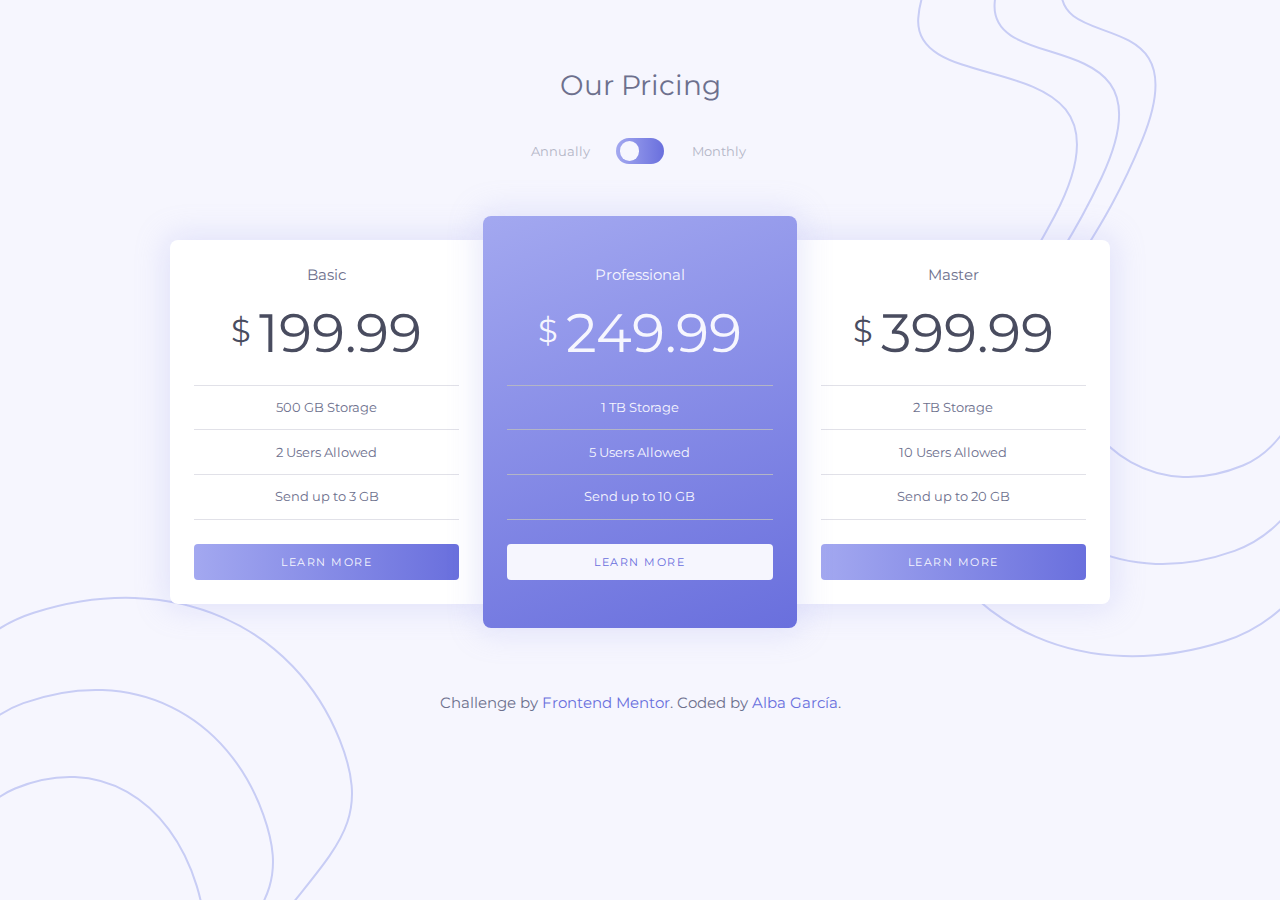
<file: index.html>
<!DOCTYPE html>
<html lang="en">
<head>
  <meta charset="UTF-8">
  <meta name="viewport" content="width=device-width, initial-scale=1.0"> <!-- displays site properly based on user's device -->

  <link rel="icon" type="image/png" sizes="32x32" href="./images/favicon-32x32.png">
  
  <title>Frontend Mentor | Pricing Component</title>

  <link rel="preconnect" href="https://fonts.googleapis.com">
  <link rel="preconnect" href="https://fonts.gstatic.com" crossorigin>
  <link href="https://fonts.googleapis.com/css2?family=Montserrat:wght@700&display=swap" rel="stylesheet">

  <link rel="stylesheet" href="css/style.css">

  <script src="https://ajax.googleapis.com/ajax/libs/jquery/3.5.1/jquery.min.js"></script>
  <script defer src="js/app.js"></script>

</head>
<body>
  <main class="pricing-component">
    <h2 class="h2">Our Pricing</h2>

    <label class="switch" tabindex="0">
      <input type="checkbox" class="switch__checkbox" tabindex="-1">
      <span class="switch__slider"></span>
    </label>

    <ul class="price year">
      <li class="price__li">
        <h3 class="price__title">Basic</h3>
        <p class="price__num">$ <span>19<span class="number">9</span>.99</span></p>
        <ul class="price__char">
          <li class="price__char-elem">500 GB Storage</li>
          <li class="price__char-elem">2 Users Allowed</li>
          <li class="price__char-elem">Send up to 3 GB</li>
        </ul>
        <button class="price__button">Learn more</button>
      </li>
      <li class="price__li price__li--accent">
        <h3 class="price__title">Professional</h3>
        <p class="price__num">$ <span>24<span class="number">9</span>.99</span></p>
        <ul class="price__char">
          <li class="price__char-elem">1 TB Storage</li>
          <li class="price__char-elem">5 Users Allowed</li>
          <li class="price__char-elem">Send up to 10 GB</li>
        </ul>
        <button class="price__button">Learn more</button>
      </li>
      <li class="price__li">
        <h3 class="price__title">Master</h3>
        <p class="price__num">$ <span>39<span class="number">9</span>.99</span></p>
        <ul class="price__char">
          <li class="price__char-elem">2 TB Storage</li>
          <li class="price__char-elem">10 Users Allowed</li>
          <li class="price__char-elem">Send up to 20 GB</li>
        </ul>
        <button class="price__button">Learn more</button>
      </li>
    </ul>
    <div class="attribution">
      <p>Challenge by <a href="https://www.frontendmentor.io?ref=challenge" target="_blank">Frontend Mentor</a>. 
        Coded by <a href="https://koalba.netlify.app/" target="_blank">Alba García</a>.</p>
    </div>
  </main>
</body>
</html>
</file>
<file: css/style.css>
:root {
  /* ---------- COLOR ---------- */
  --white: white;
  --black: black;
  --g-light: hsl(236, 72%, 79%);
  --g-dark: hsl(237, 63%, 64%);
  --c-main-lighter: hsl(240, 78%, 98%);
  --c-main-light: hsl(234, 14%, 74%);
  --c-main: hsl(233, 13%, 49%);
  --c-main-dark: hsl(232, 13%, 33%);
  /* ---------- FONT ---------- */
  --ff-main: "Montserrat", sans-serif;
  --fs-400: 0.938rem;
  /* ---------- SPACE ---------- */
  --mobile: 375px;
  --max-width: 1440px;
}

@media (prefers-color-scheme: dark) {
  :root {
    --white: black;
    --black: white;
    --c-main-dark: hsl(234, 14%, 74%);
    --c-main-lighter: hsl(232, 13%, 33%);
  }
}
@font-face {
  font-family: "Graphik";
  font-display: swap;
  src: url("../fonts/Graphik-Regular.woff2") format("woff2");
  font-style: normal;
  font-weight: normal;
}
@font-face {
  font-family: "Graphik";
  font-display: swap;
  src: url("../fonts/Graphik-RegularItalic.woff2") format("woff2");
  font-style: italic;
  font-weight: normal;
}
@font-face {
  font-family: "Graphik";
  font-display: swap;
  src: url("../fonts/Graphik-Medium.woff2") format("woff2");
  font-style: normal;
  font-weight: 500;
}
@font-face {
  font-family: "Graphik";
  font-display: swap;
  src: url("../fonts/Graphik-Semibold.woff2") format("woff2");
  font-style: normal;
  font-weight: 600;
}
@font-face {
  font-family: "CircularStd";
  font-display: swap;
  src: url("../fonts/CircularStd-Medium.woff2") format("woff2");
  font-style: normal;
  font-weight: 500;
}
@font-face {
  font-family: "CircularStd";
  font-display: swap;
  src: url("../fonts/CircularStd-Bold.woff2") format("woff2");
  font-style: normal;
  font-weight: 700;
}
@font-face {
  font-family: "CircularStd";
  font-display: swap;
  src: url("../fonts/CircularStd-Black.woff2") format("woff2");
  font-style: normal;
  font-weight: 900;
}
@font-face {
  font-family: "Merriweather";
  font-display: swap;
  src: url("../fonts/Merriweather-RegularItalic.woff2") format("woff2");
  font-style: italic;
  font-weight: normal;
}
@font-face {
  font-family: "Merriweather";
  font-display: swap;
  src: url("../fonts/Merriweather-BoldItalic.woff2") format("woff2");
  font-style: italic;
  font-weight: 700;
}
* {
  margin: 0;
  padding: 0;
  border: 0;
  -webkit-box-sizing: border-box;
          box-sizing: border-box;
}

body {
  font-family: var(--ff-main);
  font-size: 100%;
  font-weight: normal;
  font-style: normal;
  color: var(--c-main);
}

h1,
h2,
h3,
h4,
h5,
h6,
p,
a,
strong,
em,
u,
b,
i,
blockquote {
  font-size: var(--fs-400);
  font-weight: inherit;
  font-style: inherit;
  line-height: 1.5;
  color: inherit;
}

a {
  text-decoration: none;
  display: block;
}

p a {
  display: inline;
}

li {
  list-style: none;
}

img,
picture,
video,
iframe {
  display: block;
  width: 100%;
  /* object-fit: cover; */
  /* max-width: 100%; */
}

svg {
  width: 100%;
  display: block;
  fill: currentColor;
}

form,
input,
select,
option,
textarea,
button {
  display: block;
  background: transparent;
  font-family: inherit;
  font-size: inherit;
  /* appearance: none;
    -webkit-appearance: none; */
}

textarea {
  resize: none;
  /* resize: horizontal;
    resize: vertical; */
}

table,
td,
tr {
  border-collapse: collapse;
  border-spacing: 0;
}

/* input::placeholder{

} */
.pricing-component {
  padding: 4rem 0 0;
  min-height: 100vh;
  text-align: center;
  background: url(../images/bg-top.svg) right top no-repeat, url(../images/bg-bottom.svg) left bottom no-repeat, var(--c-main-lighter);
  background-blend-mode: multiply;
}

.h2 {
  font-size: 1.75rem;
  color: var(--c-main);
  padding-bottom: 2rem;
  --slide-in: -1rem;
  -webkit-animation: 1s ease 0.3s 1 slide-in both;
          animation: 1s ease 0.3s 1 slide-in both;
}

.switch {
  position: relative;
  display: inline-block;
  width: 3rem;
  height: 1.6rem;
  cursor: pointer;
  -webkit-box-shadow: 0px 0px 0px 2px rgba(105, 111, 221, 0);
          box-shadow: 0px 0px 0px 2px rgba(105, 111, 221, 0);
  border-radius: 3rem;
  -webkit-transition: all 0.5s ease-in-out;
  transition: all 0.5s ease-in-out;
  --slide-in: -1rem;
  -webkit-animation: 1s ease 0.5s 1 slide-in both;
          animation: 1s ease 0.5s 1 slide-in both;
}
.switch *:focus {
  outline: none;
  -webkit-box-shadow: 0px 0px 0px 2px #696fdd;
          box-shadow: 0px 0px 0px 2px #696fdd;
}
.switch__checkbox {
  opacity: 0;
  width: 0;
  height: 0;
}
.switch__slider {
  position: absolute;
  top: 0;
  left: 0;
  width: 100%;
  height: 100%;
  border-radius: 3rem;
  background: -webkit-gradient(linear, left top, right top, from(var(--g-light)), to(var(--g-dark)));
  background: linear-gradient(90deg, var(--g-light) 0%, var(--g-dark) 100%);
  -webkit-transition: all 0.3s ease-in-out;
  transition: all 0.3s ease-in-out;
}
.switch:focus .switch__slider, .switch__slider:hover {
  opacity: 0.6;
}
.switch__slider::after {
  content: "";
  width: 40%;
  height: 75%;
  background-color: var(--c-main-lighter);
  border-radius: 50%;
  position: absolute;
  top: 13.5%;
  left: 8%;
  -webkit-transition: all 0.4s ease-in-out;
  transition: all 0.4s ease-in-out;
}
.switch__checkbox:checked + .switch__slider::after {
  left: calc(100% - 48%);
}
.switch::before, .switch::after {
  position: absolute;
  top: 25%;
  font-size: 0.8rem;
  color: var(--c-main-light);
}
.switch::before {
  content: "Annually";
  left: -5.3rem;
}
.switch::after {
  content: "Monthly";
  right: -5.1rem;
}

.price {
  width: 90%;
  margin: 3rem auto 4rem;
  max-width: 940px;
  display: -webkit-box;
  display: -ms-flexbox;
  display: flex;
  -webkit-box-orient: horizontal;
  -webkit-box-direction: normal;
      -ms-flex-flow: row nowrap;
          flex-flow: row nowrap;
  -webkit-box-pack: justify;
      -ms-flex-pack: justify;
          justify-content: space-between;
  -webkit-box-align: center;
      -ms-flex-align: center;
          align-items: center;
}
.price__li {
  width: 100%;
  background-color: white;
  padding: 1.5rem;
  -webkit-box-shadow: 0px 0px 30px 5px rgba(163, 168, 240, 0.25);
          box-shadow: 0px 0px 30px 5px rgba(163, 168, 240, 0.25);
  overflow: hidden;
}
.price__li:first-child {
  border-radius: 0.5rem 0 0 0.5rem;
}
.price__li:last-child {
  border-radius: 0 0.5rem 0.5rem 0;
}
.price__li--accent {
  padding: 3rem 1.5rem;
  border-radius: 0.5rem;
  z-index: 1;
  background: linear-gradient(160deg, var(--g-light) 0%, var(--g-dark) 100%);
  color: var(--c-main-lighter);
}
.price__li--accent .price__num {
  color: var(--c-main-lighter);
}
.price__li:nth-of-type(1) {
  -webkit-animation: 1s ease 0.1s 1 slide-in both;
          animation: 1s ease 0.1s 1 slide-in both;
}
.price__li:nth-of-type(2) {
  -webkit-animation: 1s ease 0.2s 1 slide-in both;
          animation: 1s ease 0.2s 1 slide-in both;
}
.price__li:nth-of-type(3) {
  -webkit-animation: 1s ease 0.3s 1 slide-in both;
          animation: 1s ease 0.3s 1 slide-in both;
}
.price__num {
  font-size: 2rem;
  margin-top: 1.25rem;
  padding: 0 1rem;
  color: var(--c-main-dark);
  line-height: 1;
}
.price__num > span {
  font-size: 1.7em;
  vertical-align: middle;
  display: inline-block;
  position: relative;
}
.price__char {
  margin: 1.5rem 0;
}
.price__char-elem {
  font-size: 0.8rem;
  padding: 0.9rem 0;
}
.price__char-elem:first-child, .price__char-elem:last-child {
  border-top: 1.25px solid rgba(179, 181, 198, 0.4);
  border-bottom: 1.25px solid rgba(179, 181, 198, 0.4);
}
.price__li--accent .price__char-elem {
  border-color: var(--c-main-light);
}
.price__button {
  position: relative;
  isolation: isolate;
  overflow: hidden;
  width: 100%;
  font-size: 0.7rem;
  letter-spacing: 1.5px;
  text-transform: uppercase;
  padding: 1em 0;
  border-radius: 0.25rem;
  color: var(--c-button, var(--c-main-lighter));
  -webkit-box-shadow: inset 0px 0px 0px 0px var(--b-button, var(--c-main-light));
          box-shadow: inset 0px 0px 0px 0px var(--b-button, var(--c-main-light));
  cursor: pointer;
  -webkit-transition: all 0.4s ease-in-out;
  transition: all 0.4s ease-in-out;
}
.price__button::before {
  content: "";
  width: 100%;
  height: 100%;
  position: absolute;
  top: 0;
  left: 0;
  background: var(--bkg-button, linear-gradient(90deg, var(--g-light) 0%, var(--g-dark) 100%));
  z-index: -1;
  -webkit-transform-origin: bottom;
          transform-origin: bottom;
  -webkit-transform: scaleY(1);
          transform: scaleY(1);
  -webkit-transition: -webkit-transform 0.4s ease-in-out;
  transition: -webkit-transform 0.4s ease-in-out;
  transition: transform 0.4s ease-in-out;
  transition: transform 0.4s ease-in-out, -webkit-transform 0.4s ease-in-out;
}
.price__li--accent {
  --c-button: var(--g-dark);
  --b-button: var(--c-main-lighter);
  --bkg-button: var(--c-main-lighter);
}
.price__button:hover, .price__button:focus {
  outline: none;
  -webkit-box-shadow: inset 0px 0px 0px 1.5px var(--b-button, var(--c-main-light));
          box-shadow: inset 0px 0px 0px 1.5px var(--b-button, var(--c-main-light));
  color: var(--bkg-button);
}
.price__button:hover::before, .price__button:focus::before {
  outline: none;
  -webkit-transform-origin: top;
          transform-origin: top;
  -webkit-transform: scaleY(0);
          transform: scaleY(0);
}

.number {
  display: inline-block;
  width: 0;
  opacity: 0;
  overflow: hidden;
  vertical-align: bottom;
  -webkit-transition: all 0.4s ease-in-out;
  transition: all 0.4s ease-in-out;
}

.year .number {
  width: 0.6em;
  opacity: 1;
}

@media screen and (max-width: 1000px) {
  .price__num {
    font-size: 1.25rem;
  }
}
@media screen and (max-width: 720px) {
  .pricing-component {
    background: url(../images/bg-top.svg) right top no-repeat, var(--c-main-lighter);
    background-position-x: 10rem;
    background-position-y: -2.5rem;
  }

  .price {
    max-width: 300px;
    -webkit-box-orient: vertical;
    -webkit-box-direction: normal;
        -ms-flex-direction: column;
            flex-direction: column;
  }
  .price__li:first-child, .price__li:last-child {
    border-radius: 0.5em;
  }
  .price__li--accent {
    margin: 2rem 0;
  }
  .price__num {
    font-size: 2rem;
  }
}
/* -------------- ATRIBUTION -------------- */
.attribution {
  font-size: 11px;
  max-width: 90%;
  margin: 0 auto;
  text-align: center;
  padding-bottom: 2rem;
  --slide-in: 1rem;
  -webkit-animation: 1s ease 0.3s 1 slide-in both;
          animation: 1s ease 0.3s 1 slide-in both;
}
.attribution a {
  color: var(--g-dark);
  -webkit-transition: all 0.3s ease-in-out;
  transition: all 0.3s ease-in-out;
}
.attribution a:hover,
.attribution a:focus {
  outline: none;
  color: var(--g-light);
  text-decoration: underline;
}

@-webkit-keyframes slide-in {
  0% {
    -webkit-transform: translateY(var(--slide-in, 2rem));
            transform: translateY(var(--slide-in, 2rem));
    opacity: 0;
  }
  100% {
    opacity: 1;
    -webkit-transform: translateY(0rem);
            transform: translateY(0rem);
  }
}

@keyframes slide-in {
  0% {
    -webkit-transform: translateY(var(--slide-in, 2rem));
            transform: translateY(var(--slide-in, 2rem));
    opacity: 0;
  }
  100% {
    opacity: 1;
    -webkit-transform: translateY(0rem);
            transform: translateY(0rem);
  }
}
</file>
